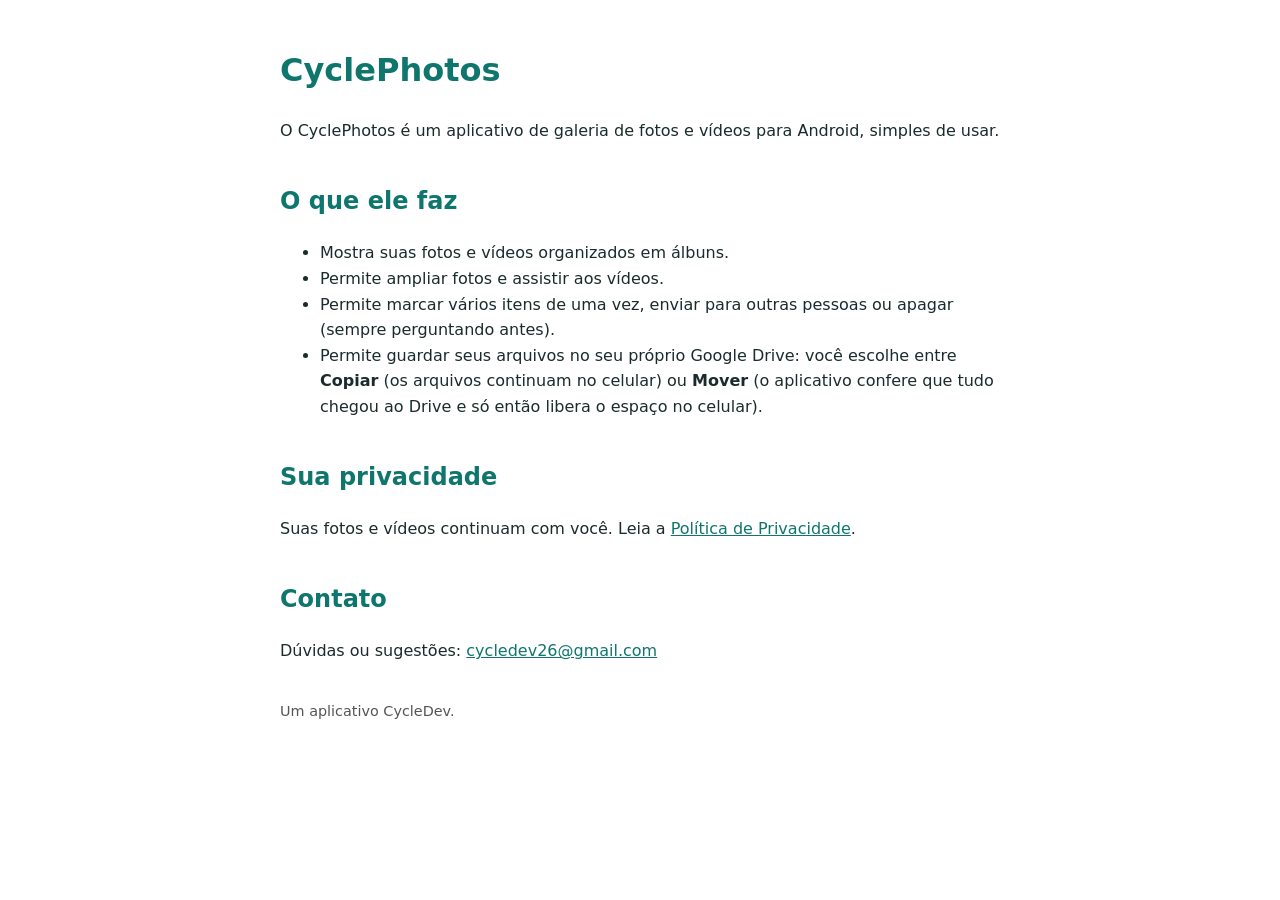
<file: docs/index.html>
<!doctype html>
<html lang="pt-BR">
<head>
<meta charset="utf-8">
<meta name="viewport" content="width=device-width, initial-scale=1">
<title>CyclePhotos</title>
<link rel="stylesheet" href="estilo.css">
</head>
<body>
<h1>CyclePhotos</h1>
<p>O CyclePhotos é um aplicativo de galeria de fotos e vídeos para Android, simples de usar.</p>
<h2>O que ele faz</h2>
<ul>
<li>Mostra suas fotos e vídeos organizados em álbuns.</li>
<li>Permite ampliar fotos e assistir aos vídeos.</li>
<li>Permite marcar vários itens de uma vez, enviar para outras pessoas ou apagar (sempre perguntando antes).</li>
<li>Permite guardar seus arquivos no seu próprio Google Drive: você escolhe entre <strong>Copiar</strong> (os arquivos continuam no celular) ou <strong>Mover</strong> (o aplicativo confere que tudo chegou ao Drive e só então libera o espaço no celular).</li>
</ul>
<h2>Sua privacidade</h2>
<p>Suas fotos e vídeos continuam com você. Leia a <a href="privacidade.html">Política de Privacidade</a>.</p>
<h2>Contato</h2>
<p>Dúvidas ou sugestões: <a href="mailto:cycledev26@gmail.com">cycledev26@gmail.com</a></p>
<p class="rodape">Um aplicativo CycleDev.</p>
</body>
</html>
</file>
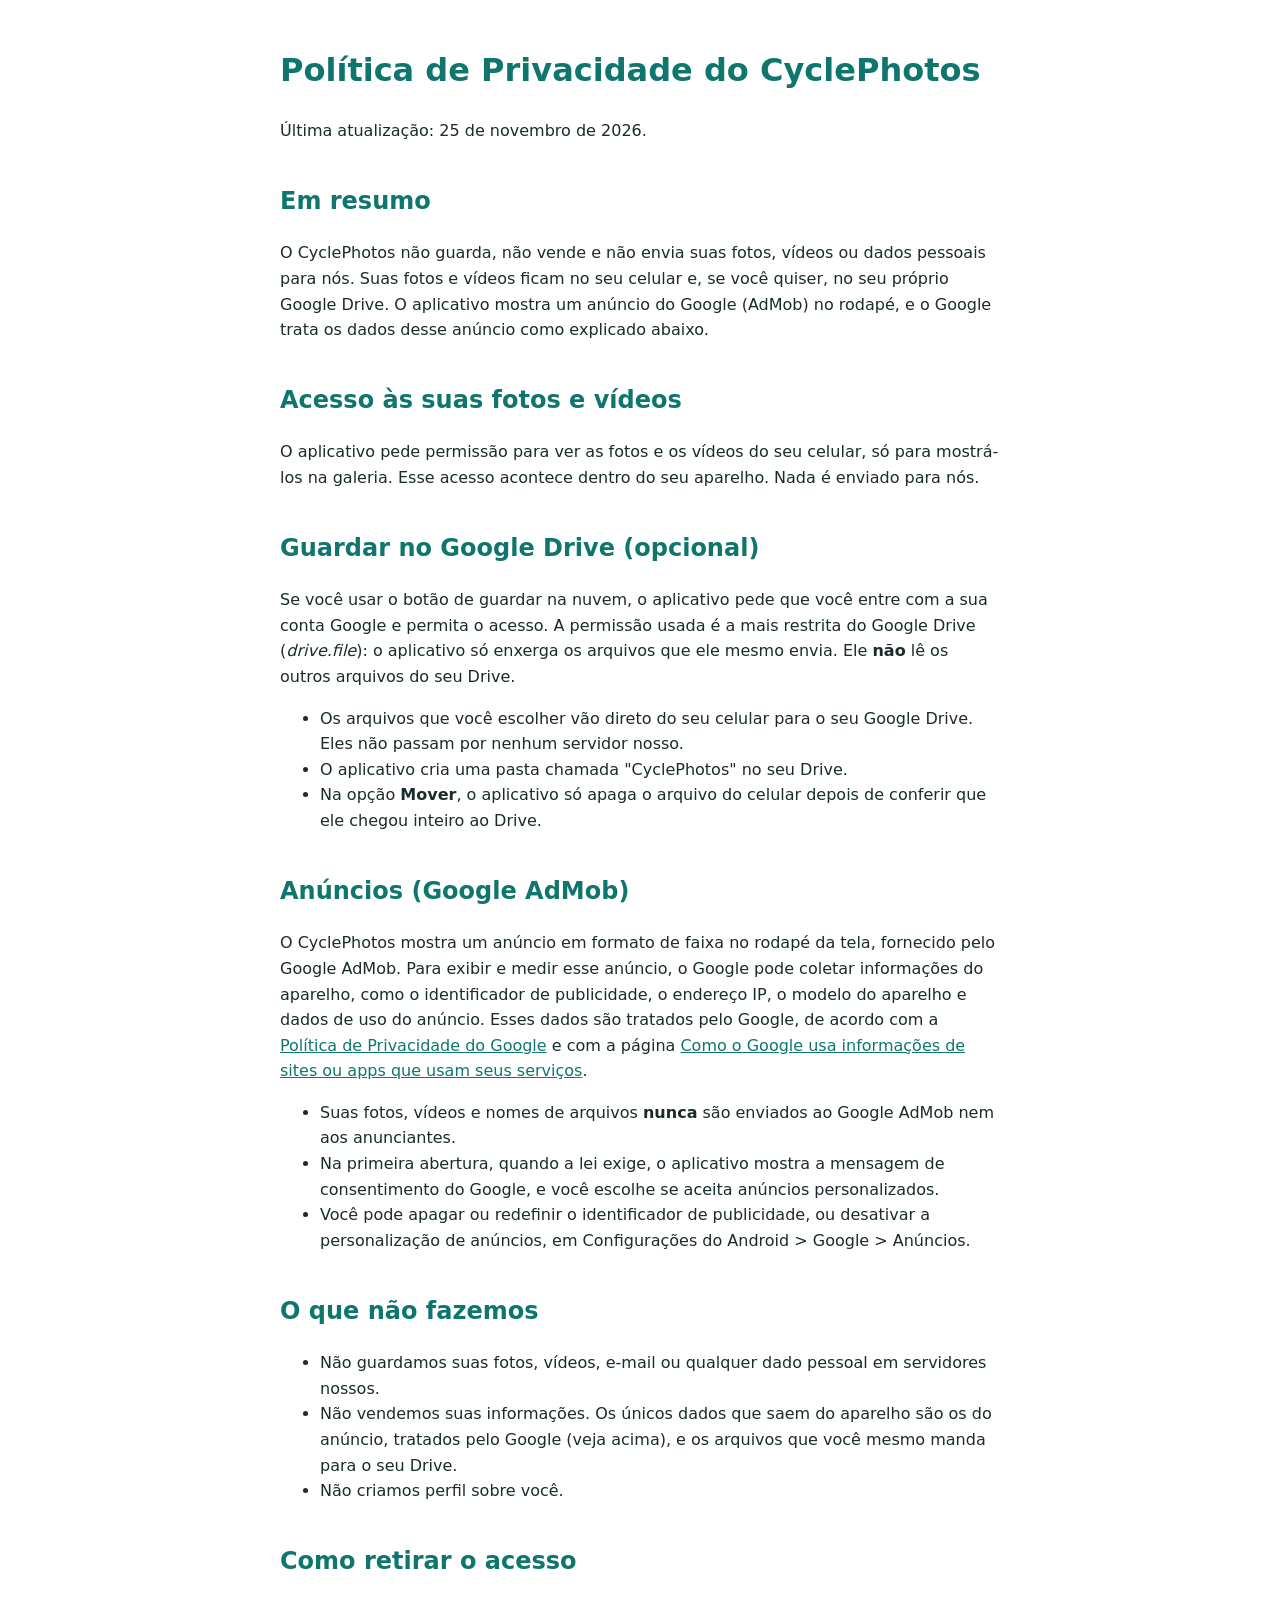
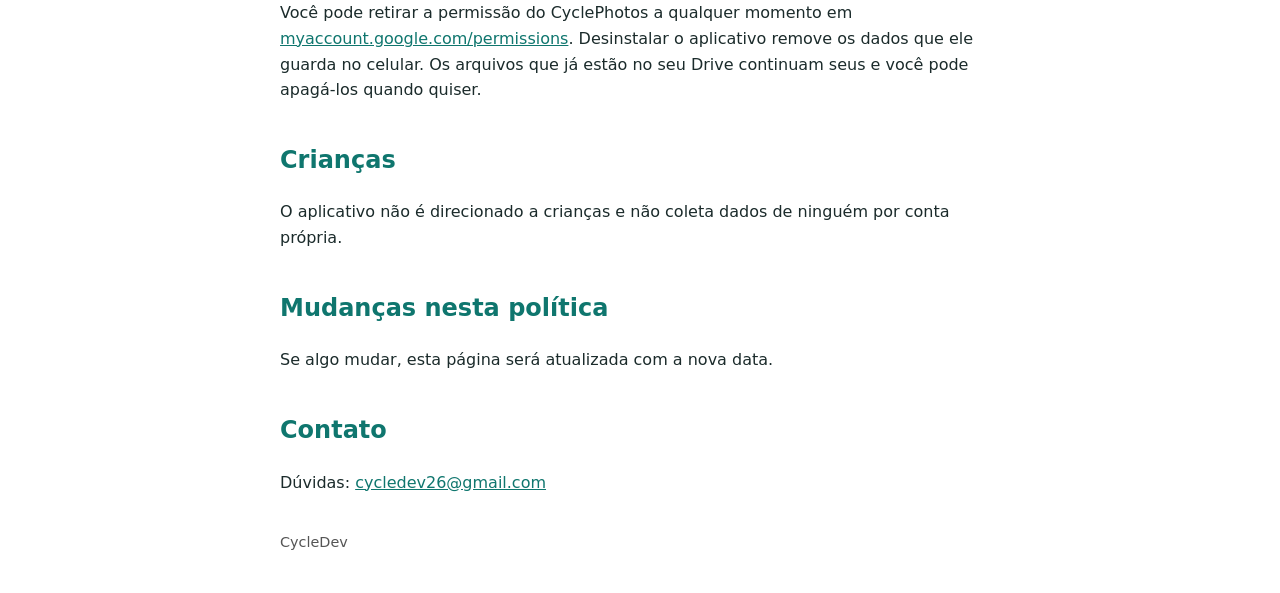
<file: docs/privacidade.html>
<!doctype html>
<html lang="pt-BR">
<head>
<meta charset="utf-8">
<meta name="viewport" content="width=device-width, initial-scale=1">
<title>CyclePhotos - Política de Privacidade</title>
<link rel="stylesheet" href="estilo.css">
</head>
<body>
<h1>Política de Privacidade do CyclePhotos</h1>
<p>Última atualização: 25 de novembro de 2026.</p>

<h2>Em resumo</h2>
<p>O CyclePhotos não guarda, não vende e não envia suas fotos, vídeos ou dados pessoais para nós. Suas fotos e vídeos ficam no seu celular e, se você quiser, no seu próprio Google Drive. O aplicativo mostra um anúncio do Google (AdMob) no rodapé, e o Google trata os dados desse anúncio como explicado abaixo.</p>

<h2>Acesso às suas fotos e vídeos</h2>
<p>O aplicativo pede permissão para ver as fotos e os vídeos do seu celular, só para mostrá-los na galeria. Esse acesso acontece dentro do seu aparelho. Nada é enviado para nós.</p>

<h2>Guardar no Google Drive (opcional)</h2>
<p>Se você usar o botão de guardar na nuvem, o aplicativo pede que você entre com a sua conta Google e permita o acesso. A permissão usada é a mais restrita do Google Drive (<em>drive.file</em>): o aplicativo só enxerga os arquivos que ele mesmo envia. Ele <strong>não</strong> lê os outros arquivos do seu Drive.</p>
<ul>
<li>Os arquivos que você escolher vão direto do seu celular para o seu Google Drive. Eles não passam por nenhum servidor nosso.</li>
<li>O aplicativo cria uma pasta chamada "CyclePhotos" no seu Drive.</li>
<li>Na opção <strong>Mover</strong>, o aplicativo só apaga o arquivo do celular depois de conferir que ele chegou inteiro ao Drive.</li>
</ul>

<h2>Anúncios (Google AdMob)</h2>
<p>O CyclePhotos mostra um anúncio em formato de faixa no rodapé da tela, fornecido pelo Google AdMob. Para exibir e medir esse anúncio, o Google pode coletar informações do aparelho, como o identificador de publicidade, o endereço IP, o modelo do aparelho e dados de uso do anúncio. Esses dados são tratados pelo Google, de acordo com a <a href="https://policies.google.com/privacy">Política de Privacidade do Google</a> e com a página <a href="https://policies.google.com/technologies/partner-sites">Como o Google usa informações de sites ou apps que usam seus serviços</a>.</p>
<ul>
<li>Suas fotos, vídeos e nomes de arquivos <strong>nunca</strong> são enviados ao Google AdMob nem aos anunciantes.</li>
<li>Na primeira abertura, quando a lei exige, o aplicativo mostra a mensagem de consentimento do Google, e você escolhe se aceita anúncios personalizados.</li>
<li>Você pode apagar ou redefinir o identificador de publicidade, ou desativar a personalização de anúncios, em Configurações do Android &gt; Google &gt; Anúncios.</li>
</ul>

<h2>O que não fazemos</h2>
<ul>
<li>Não guardamos suas fotos, vídeos, e-mail ou qualquer dado pessoal em servidores nossos.</li>
<li>Não vendemos suas informações. Os únicos dados que saem do aparelho são os do anúncio, tratados pelo Google (veja acima), e os arquivos que você mesmo manda para o seu Drive.</li>
<li>Não criamos perfil sobre você.</li>
</ul>

<h2>Como retirar o acesso</h2>
<p>Você pode retirar a permissão do CyclePhotos a qualquer momento em <a href="https://myaccount.google.com/permissions">myaccount.google.com/permissions</a>. Desinstalar o aplicativo remove os dados que ele guarda no celular. Os arquivos que já estão no seu Drive continuam seus e você pode apagá-los quando quiser.</p>

<h2>Crianças</h2>
<p>O aplicativo não é direcionado a crianças e não coleta dados de ninguém por conta própria.</p>

<h2>Mudanças nesta política</h2>
<p>Se algo mudar, esta página será atualizada com a nova data.</p>

<h2>Contato</h2>
<p>Dúvidas: <a href="mailto:cycledev26@gmail.com">cycledev26@gmail.com</a></p>
<p class="rodape">CycleDev</p>
</body>
</html>
</file>
<file: docs/estilo.css>
body{font-family:system-ui,Arial,sans-serif;max-width:720px;margin:0 auto;padding:24px 16px;line-height:1.6;color:#1b2b2b;background:#fff}
h1{color:#0f766e}h2{color:#0f766e;margin-top:1.6em}a{color:#0f766e}
.rodape{margin-top:2.5em;font-size:.9em;color:#555}
</file>
